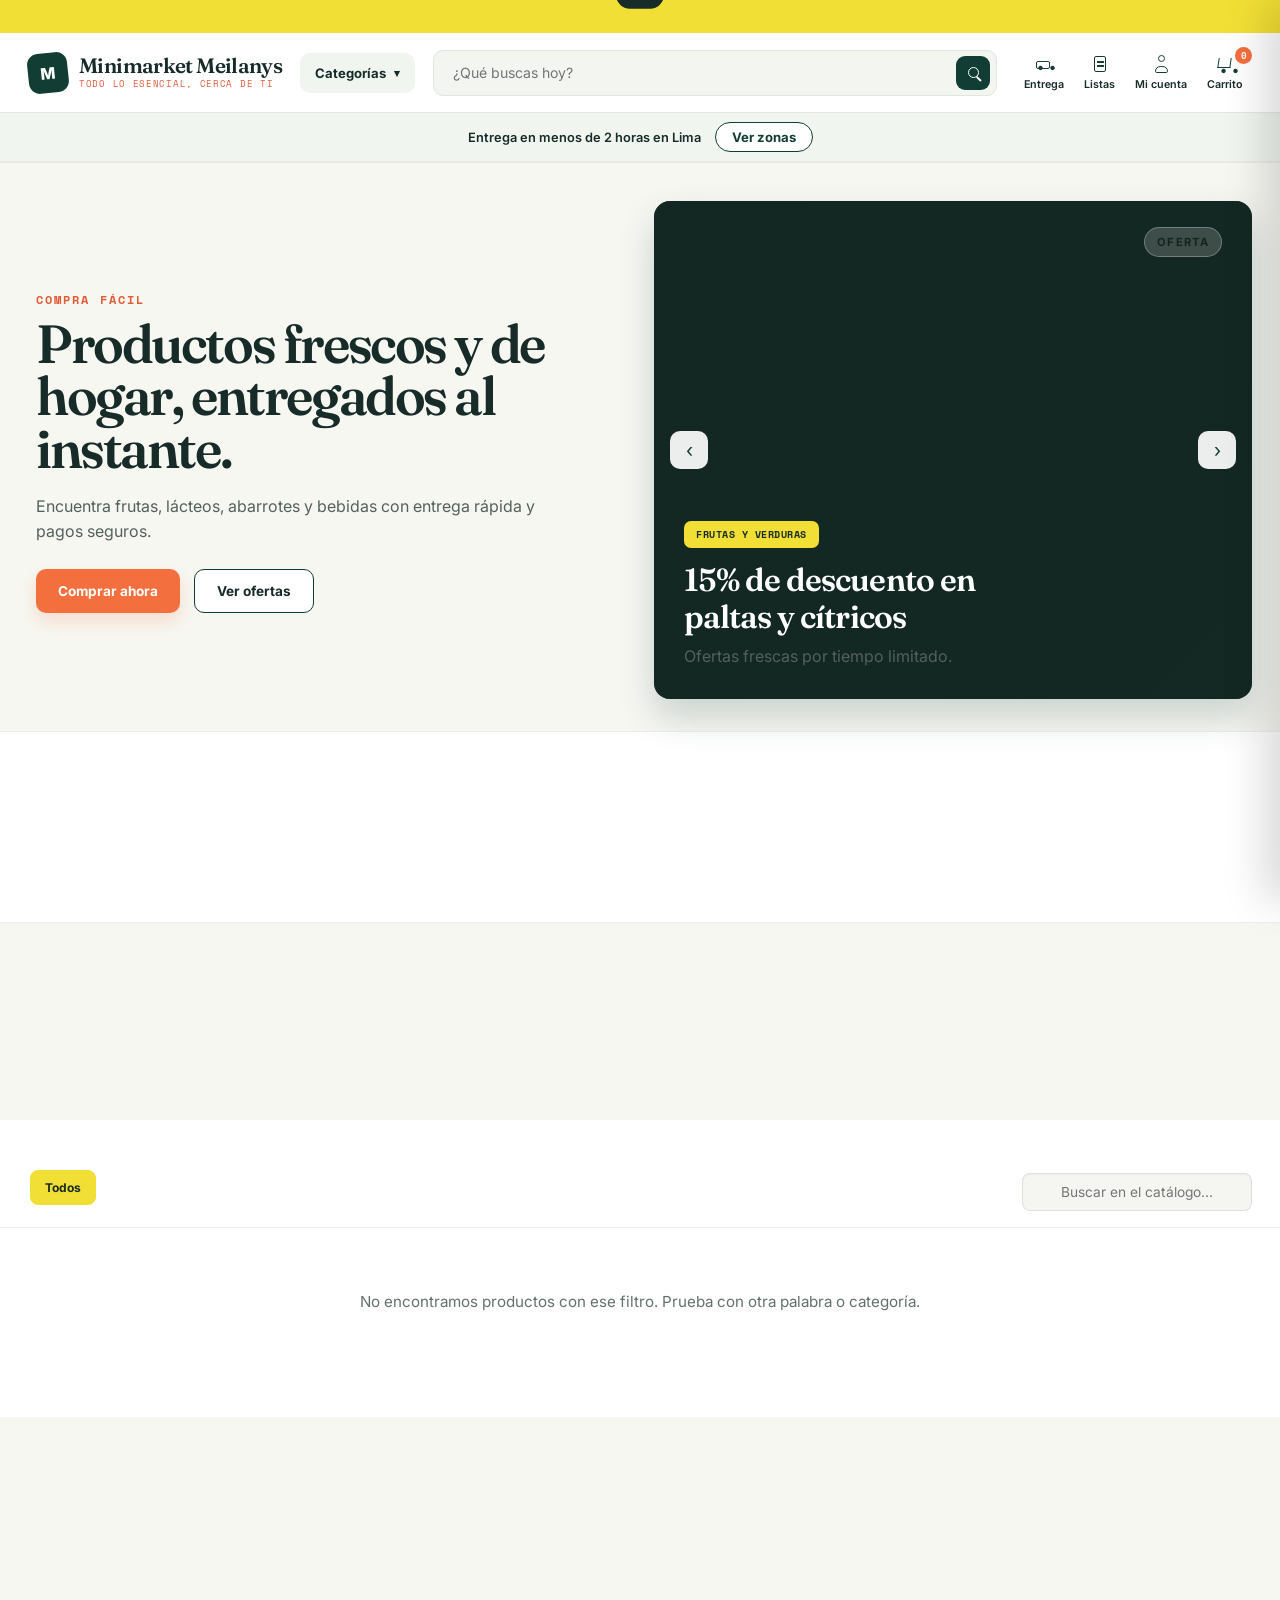
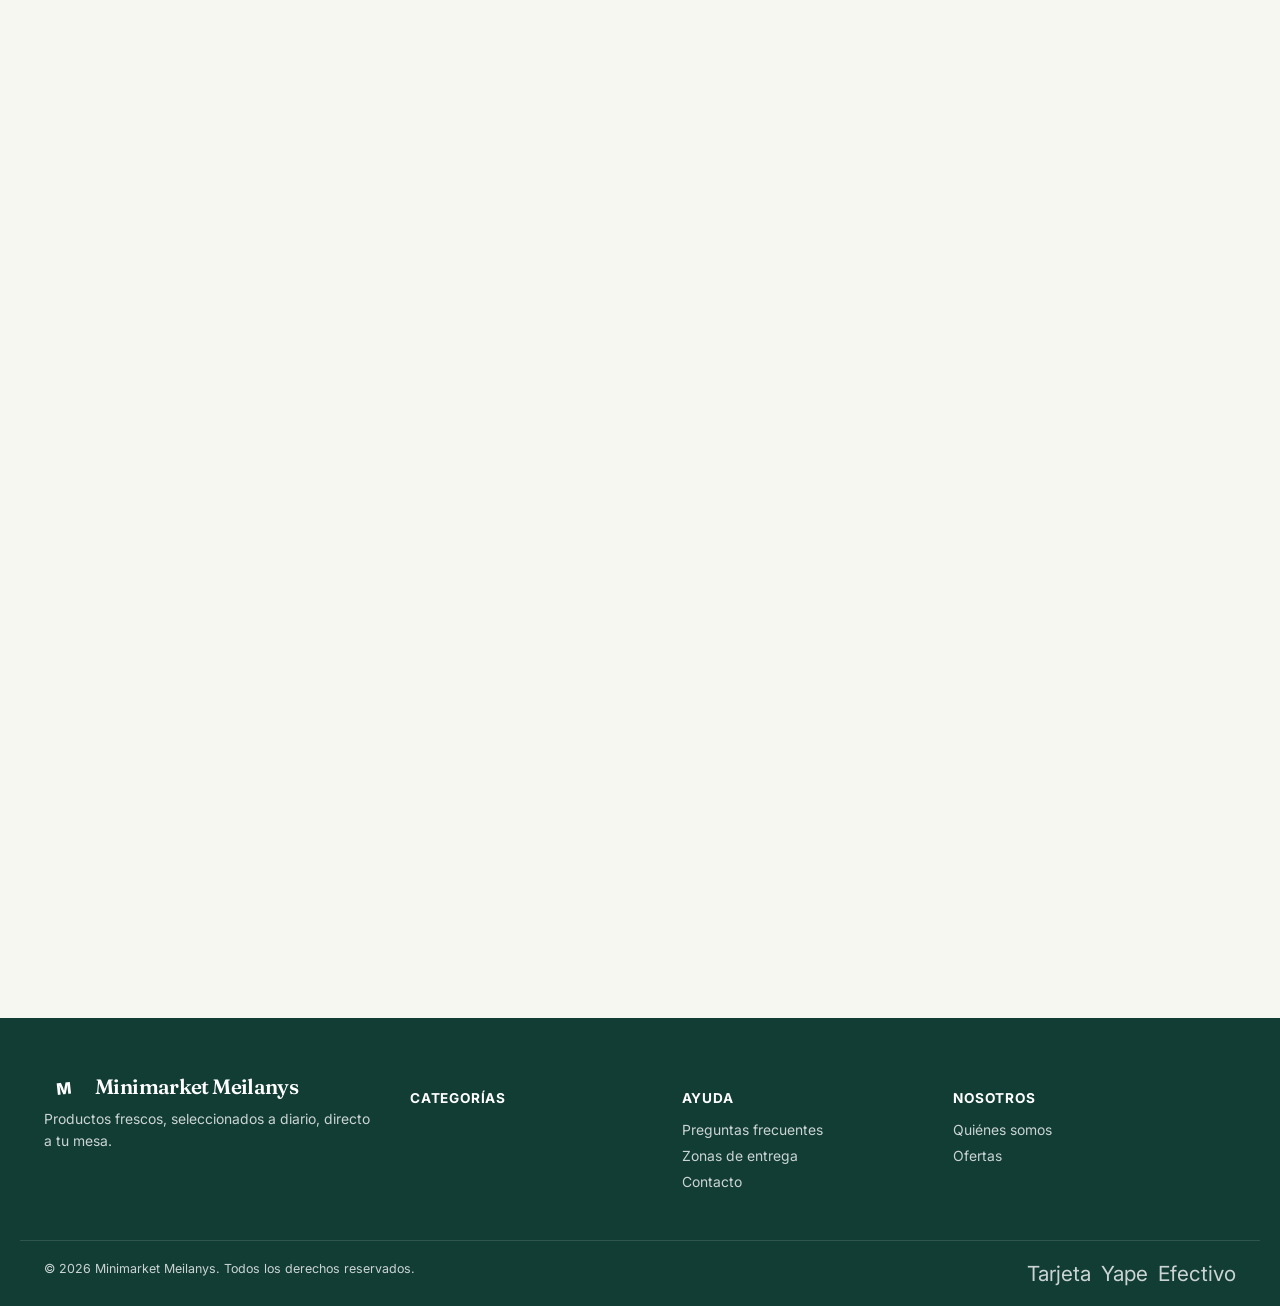
<file: publico/index.html>
<!DOCTYPE html>
<html lang="es">
<head>
  <meta charset="UTF-8">
  <meta name="viewport" content="width=device-width, initial-scale=1.0">
  <title>Minimarket Meilanys</title>
  <meta name="description" content="Productos frescos y del hogar, entregados rápidamente.">
  <link rel="preconnect" href="https://fonts.googleapis.com">
  <link rel="preconnect" href="https://fonts.gstatic.com" crossorigin>
  <link href="https://fonts.googleapis.com/css2?family=Fraunces:opsz,wght@9..144,400;9..144,500;9..144,600;9..144,700&family=Inter:wght@400;500;600;700;800&family=Space+Mono:wght@400;700&display=swap" rel="stylesheet">
  <link rel="stylesheet" href="./recursos/estilos/styles.css">
</head>
<body>
  <div class="ticker"><div class="ticker__track" id="tickerTrack"></div></div>

  <header class="header" id="header">
    <div class="header__inner">
      <a class="logo" href="#inicio" aria-label="Minimarket Meilanys, inicio">
        <span class="logo__mark">M</span>
        <span class="logo__text">Minimarket Meilanys<small>Todo lo esencial, cerca de ti</small></span>
      </a>
      <nav class="categories-nav">
        <button class="categories-toggle" id="catToggle" aria-expanded="false" type="button"><span>Categorías</span><span class="chev">▾</span></button>
        <div class="categories-dropdown" id="catDropdown"></div>
      </nav>
      <label class="search" aria-label="Buscar productos">
        <input type="search" id="headerSearch" placeholder="¿Qué buscas hoy?" autocomplete="off">
        <button id="headerSearchBtn" type="button" aria-label="Buscar"></button>
      </label>
      <div class="header-actions">
        <button class="action-btn" id="deliveryOpenBtn" type="button"><span class="ico ico--delivery" aria-hidden="true"></span><span class="label">Entrega</span></button>
        <button class="action-btn" id="listasBtn" type="button"><span class="ico ico--lists" aria-hidden="true"></span><span class="label">Listas</span></button>
        <button class="action-btn" id="cuentaBtn" type="button"><span class="ico ico--account" aria-hidden="true"></span><span class="label">Mi cuenta</span></button>
        <button class="action-btn cart-btn" id="cartOpenBtn" type="button"><span class="ico ico--cart" aria-hidden="true"></span><span class="label">Carrito</span><span class="cart-badge" id="cartBadge">0</span></button>
      </div>
      <button class="mobile-menu-btn" id="mobileMenuBtn" type="button" aria-label="Abrir menú" aria-expanded="false">≡</button>
    </div>
    <div class="delivery-bar"><span>Entrega en menos de 2 horas en Lima</span><button id="deliveryOpenBtnSecondary" type="button">Ver zonas</button></div>
  </header>

  <main>
    <section class="hero" id="inicio">
      <div class="hero__content">
        <span class="eyebrow">Compra fácil</span>
        <h1>Productos frescos y de hogar, entregados al instante.</h1>
        <p>Encuentra frutas, lácteos, abarrotes y bebidas con entrega rápida y pagos seguros.</p>
        <div class="hero__ctas"><a href="#catalogo" class="btn btn--primary">Comprar ahora</a><a href="#ofertas" class="btn btn--ghost">Ver ofertas</a></div>
      </div>
      <div class="hero__carousel" id="heroCarousel">
        <div class="slide slide--1 active"><span class="slide__icon">Oferta</span><span class="slide__tag">Frutas y verduras</span><h3>15% de descuento en paltas y cítricos</h3><p>Ofertas frescas por tiempo limitado.</p></div>
        <div class="slide slide--2"><span class="slide__icon">Oferta</span><span class="slide__tag">Panadería del día</span><h3>2x1 en pan artesanal recién horneado</h3><p>Todos los días desde las 6:00 a. m.</p></div>
        <div class="slide slide--3"><span class="slide__icon">Oferta</span><span class="slide__tag">Congelados</span><h3>Hasta 30% en carnes y platos listos</h3><p>Stock limitado esta semana.</p></div>
        <button class="carousel-arrow prev" id="carouselPrev" type="button" aria-label="Anterior">‹</button><button class="carousel-arrow next" id="carouselNext" type="button" aria-label="Siguiente">›</button><div class="carousel-dots" id="carouselDots"></div>
      </div>
    </section>

    <section class="categories" id="categorias">
      <div class="head reveal"><span class="eyebrow">Nuestro catálogo</span><h2 class="section-title">Encuentra lo que buscas</h2><p>Todo lo esencial para tu hogar, en un solo lugar.</p></div>
      <div class="category-grid" id="categoryGrid"></div>
    </section>

    <section class="offers" id="ofertas">
      <div class="offers__header reveal"><div><span class="eyebrow">Ofertas de la semana</span><h2 class="section-title">Promociones del día</h2></div><div class="countdown"><div><div class="countdown__label">Nueva reposición en</div><div class="countdown__time" id="countdownTime">--:--:--</div></div></div></div>
      <div class="offers-grid" id="offersGrid"></div>
    </section>

    <section class="catalog" id="catalogo">
      <div class="catalog__controls"><div class="filter-tabs" id="filterTabs" role="tablist" aria-label="Filtros"></div><div class="catalog-search"><input type="search" id="catalogSearch" placeholder="Buscar en el catálogo..." autocomplete="off"></div></div>
      <div class="product-grid" id="productGrid"></div><p class="empty-state" id="emptyState" hidden>No encontramos productos con ese filtro. Prueba con otra palabra o categoría.</p>
    </section>

    <section class="business-highlights"><div class="container"><div class="head reveal"><span class="eyebrow">Nuestra diferencia</span><h2 class="section-title">Un servicio pensado para negocios y hogares</h2><p>Una experiencia confiable, rápida y profesional desde la primera compra.</p></div><div class="feature-grid">
      <article class="feature-card reveal"><div class="feature-card__icon">01</div><h3>Selección premium</h3><p>Productos frescos y de calidad, revisados cada día.</p></article><article class="feature-card reveal"><div class="feature-card__icon">02</div><h3>Entrega ágil</h3><p>Despachos rápidos para que tu compra llegue cuando la necesitas.</p></article><article class="feature-card reveal"><div class="feature-card__icon">03</div><h3>Pago seguro</h3><p>Opciones simples para pagar con total tranquilidad.</p></article><article class="feature-card reveal"><div class="feature-card__icon">04</div><h3>Soporte cercano</h3><p>Atención rápida durante todo el proceso.</p></article>
    </div></div></section>

    <section class="process-section"><div class="container process-grid"><div class="process-copy reveal"><span class="eyebrow">Cómo lo hacemos</span><h2 class="section-title">Compra fácil, clara y segura</h2><p>Combina rapidez, confianza y atención real en cada pedido.</p><ul class="check-list"><li>Elige tus productos por categoría.</li><li>Confirma entrega o recojo.</li><li>Recibe seguimiento de tu pedido.</li></ul></div><div class="process-steps reveal"><article class="step-card"><span class="step-card__num">01</span><h3>Explora</h3><p>Busca y elige lo que necesitas.</p></article><article class="step-card"><span class="step-card__num">02</span><h3>Confirma</h3><p>Revisa tu carrito antes de pagar.</p></article><article class="step-card"><span class="step-card__num">03</span><h3>Recibe</h3><p>Te informamos sobre tu entrega.</p></article></div></div></section>

    <section class="trust"><div class="container"><div class="trust-item reveal"><span class="trust-item__ico">01</span><h4>Entrega en menos de 2 horas</h4><p>Despachamos desde el mercado más cercano.</p></div><div class="trust-item reveal"><span class="trust-item__ico">02</span><h4>Frescura garantizada</h4><p>Cambiamos sin costo lo que no llegue en buen estado.</p></div><div class="trust-item reveal"><span class="trust-item__ico">03</span><h4>Pago 100% seguro</h4><p>Tarjeta, Yape, Plin o efectivo contra entrega.</p></div><div class="trust-item reveal"><span class="trust-item__ico">04</span><h4>Cambios sin complicaciones</h4><p>Reporta cualquier producto dentro de 24 horas.</p></div></div></section>

    <section class="testimonials"><div class="container"><div class="head reveal"><span class="eyebrow">Clientes satisfechos</span><h2 class="section-title">La confianza se ve en cada compra</h2></div><div class="testimonial-grid"><article class="testimonial-card reveal"><div class="testimonial-card__stars">★★★★★</div><p>“La atención y la frescura son excelentes.”</p><div class="testimonial-card__person"><strong>María C.</strong><span>Cliente frecuente</span></div></article><article class="testimonial-card reveal"><div class="testimonial-card__stars">★★★★★</div><p>“Puedo comprar en minutos y recibir lo que necesito.”</p><div class="testimonial-card__person"><strong>José R.</strong><span>Hogar y familia</span></div></article><article class="testimonial-card reveal"><div class="testimonial-card__stars">★★★★★</div><p>“La experiencia del carrito y la entrega es clara.”</p><div class="testimonial-card__person"><strong>Lucía P.</strong><span>Cliente premium</span></div></article></div></div></section>

    <section class="help-section"><div class="container help-grid"><div class="help-card reveal"><span class="eyebrow">Atención</span><h2 class="section-title">Estamos para ayudarte</h2><ul class="contact-list"><li>+51 987 654 321</li><li>soporte@meilanys.pe</li><li>Lun a Dom · 7:00 a. m. a 10:00 p. m.</li></ul></div><div class="help-card reveal"><span class="eyebrow">Preguntas frecuentes</span><div class="faq-item"><strong>¿Cuánto tarda la entrega?</strong><p>Normalmente entregamos en 1 a 2 horas según la zona.</p></div><div class="faq-item"><strong>¿Puedo cambiar mi pedido?</strong><p>Sí, antes de que sea despachado.</p></div></div></div></section>

    <section class="location-section"><div class="container location-grid"><div class="location-card reveal"><span class="eyebrow">Nuestra ubicación</span><h2 class="section-title">Visítanos en nuestra tienda</h2><p>Recoge tus compras o coordina delivery con total confianza.</p><ul class="location-details"><li><strong>Dirección:</strong> C. 8, Lima 15828</li><li><strong>Horario:</strong> Lunes a domingo · 7:00 a. m. a 10:00 p. m.</li></ul><div class="location-actions"><a class="btn btn--primary" href="https://maps.app.goo.gl/cCoFbP7yw3B4ZYodA" target="_blank" rel="noreferrer">Abrir en Google Maps</a></div></div><div class="location-map reveal"><iframe src="https://www.google.com/maps?q=-12.188634,-76.957334&z=16&output=embed" loading="lazy" title="Ubicación de Minimarket Meilanys"></iframe></div></div></section>

    <section><div class="newsletter reveal"><h2>Únete a la lista de compras</h2><p>Recibe las ofertas de la semana y novedades de temporada.</p><form id="newsletterForm"><input type="email" required placeholder="tu@correo.com" id="newsletterEmail"><button type="submit" class="btn btn--primary">Suscribirme</button></form><p class="newsletter-success" id="newsletterSuccess" hidden>Listo, revisa tu correo para confirmar.</p></div></section>
  </main>

  <footer class="footer"><div class="footer__grid"><div class="footer__about"><span class="logo"><span class="logo__mark">M</span><span class="logo__text" style="color:#fff">Minimarket Meilanys</span></span><p>Productos frescos, seleccionados a diario, directo a tu mesa.</p></div><div><h5>Categorías</h5><ul id="footerCategories"></ul></div><div><h5>Ayuda</h5><ul><li><a href="#categorias">Preguntas frecuentes</a></li><li><a href="#catalogo">Zonas de entrega</a></li><li><a href="#inicio">Contacto</a></li></ul></div><div><h5>Nosotros</h5><ul><li><a href="#inicio">Quiénes somos</a></li><li><a href="#ofertas">Ofertas</a></li></ul></div></div><div class="footer__bottom"><span>© 2026 Minimarket Meilanys. Todos los derechos reservados.</span><div class="payment-icons"><span>Tarjeta</span><span>Yape</span><span>Efectivo</span></div></div></footer>

  <div class="overlay" id="overlay"></div>
  <aside class="cart-drawer" id="cartDrawer" aria-label="Carrito de compras"><div class="cart-drawer__header"><h3>Tu carrito</h3><button id="cartCloseBtn" type="button" aria-label="Cerrar carrito">✕</button></div><div class="cart-items" id="cartItems"></div><div class="cart-drawer__footer" id="cartFooter"></div></aside>

  <div class="modal" id="deliveryModal" aria-hidden="true"><div class="modal__box"><button class="modal__close" id="deliveryClose" type="button" aria-label="Cerrar">✕</button><h3>¿Cómo quieres recibir tu pedido?</h3><label class="modal__option"><input type="radio" name="delivery" value="domicilio" checked> Delivery a domicilio</label><label class="modal__option"><input type="radio" name="delivery" value="tienda"> Recojo en tienda</label><button class="btn btn--primary btn--block" id="deliveryConfirm" type="button">Confirmar</button></div></div>
  <div class="modal" id="authModal" aria-hidden="true"><div class="modal__box auth-modal__box"><button class="modal__close" id="authClose" type="button" aria-label="Cerrar">✕</button><div class="auth-modal__header"><span class="eyebrow">Cuenta</span><h3 id="authTitle">Iniciar sesión</h3></div><form id="authForm" class="auth-form"><label class="auth-field" id="authNameField" hidden><span>Nombre completo</span><input id="authName" type="text" placeholder="Tu nombre"></label><label class="auth-field" id="authEmailField" hidden><span>Correo Gmail</span><input id="authEmail" type="email" placeholder="tu@gmail.com"></label><label class="auth-field"><span>Correo Gmail o nombre de usuario</span><input id="authIdentifier" type="text" placeholder="tu@gmail.com o tu_usuario" autocomplete="username" required></label><label class="auth-field"><span>Contraseña</span><input id="authPassword" type="password" placeholder="Tu contraseña" autocomplete="current-password" required></label><button type="submit" class="btn btn--primary btn--block">Iniciar sesión</button><button type="button" class="auth-toggle" id="authToggleMode">Crear una cuenta</button></form></div></div>
  <div class="modal" id="accountModal" aria-hidden="true"><div class="modal__box account-modal__box"><button class="modal__close" id="accountClose" type="button" aria-label="Cerrar cuenta">✕</button><div class="auth-modal__header"><span class="eyebrow">Cuenta</span><h3>Mi cuenta</h3></div><div class="account-menu"><button class="account-menu__item" data-account-panel="profile">Datos personales</button><button class="account-menu__item" data-account-panel="addresses">Direcciones</button><button class="account-menu__item" data-account-panel="payments">Medios de pago</button><button class="account-menu__item" data-account-panel="security">Configurar mi cuenta</button>  <a class="account-menu__item business-link" href="./inventario.html">Inventario</a><a class="account-menu__item business-link" href="./ia.html">Analítica de ventas</a><button class="account-menu__item account-menu__item--danger" id="accountLogoutBtn">Cerrar sesión</button></div><div class="account-panel" id="accountPanel"></div></div></div>
  <div class="modal" id="historyModal" aria-hidden="true"><div class="modal__box history-modal__box"><button class="modal__close" id="historyClose" type="button" aria-label="Cerrar historial">✕</button><div class="auth-modal__header"><span class="eyebrow">Compras</span><h3>Mi historial</h3></div><div class="history-list" id="historyList"></div></div></div>
  <div class="toast" id="toast" aria-live="polite"></div>
  <script type="module" src="./recursos/scripts/main.js"></script>
</body>
</html>
</file>
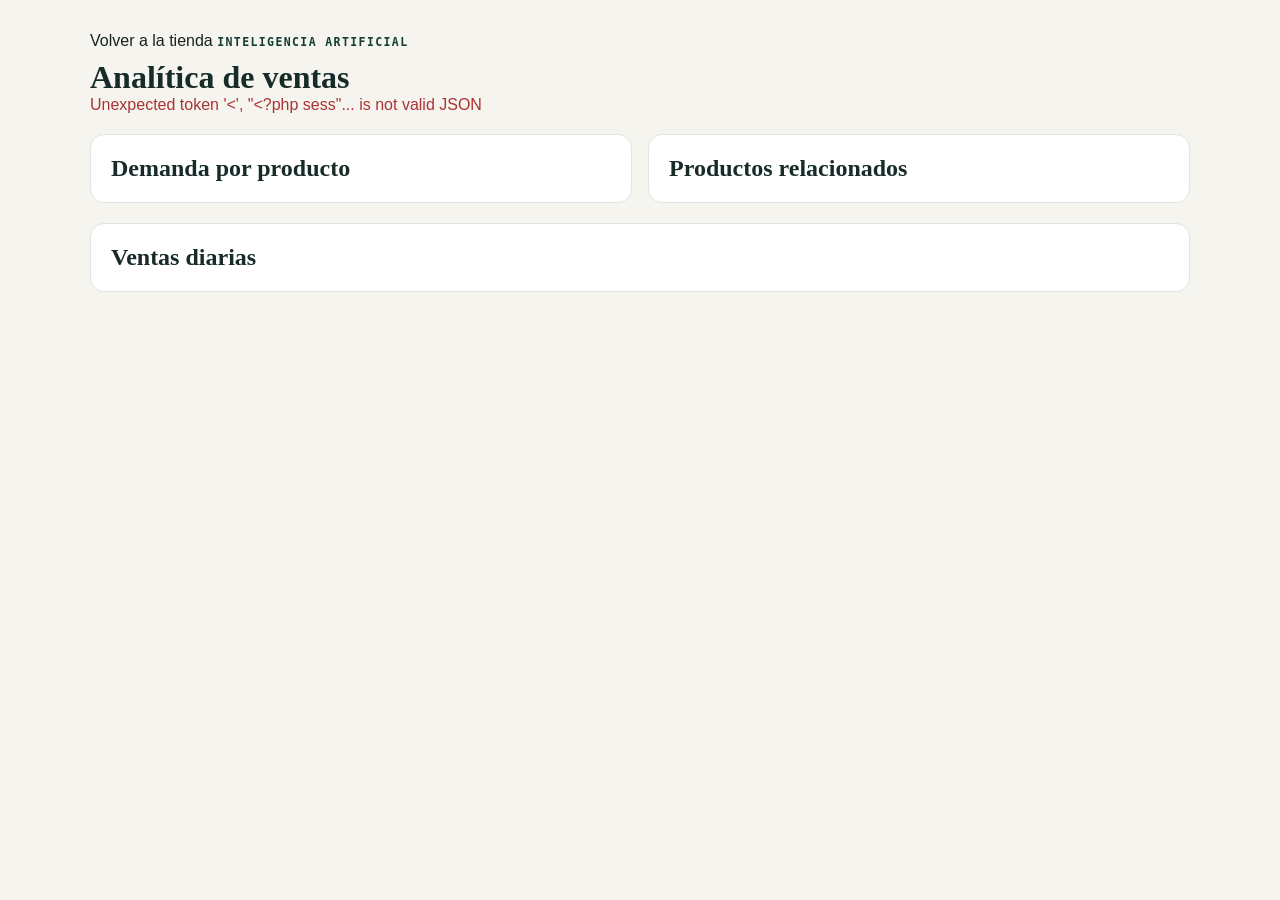
<file: publico/ia.html>
<!DOCTYPE html>
<html lang="es">
<head>
  <meta charset="UTF-8">
  <meta name="viewport" content="width=device-width, initial-scale=1.0">
  <title>Analítica de ventas | Minimarket Meilanys</title>
  <link rel="stylesheet" href="./recursos/estilos/styles.css">
  <style>
    body { background: #f5f4ee; padding: 32px; }
    .ai-dashboard { max-width: 1100px; margin: 0 auto; }
    .ai-cards, .ai-columns { display: grid; gap: 16px; }
    .ai-cards { grid-template-columns: repeat(auto-fit, minmax(160px, 1fr)); }
    .ai-columns { grid-template-columns: repeat(auto-fit, minmax(300px, 1fr)); margin-top: 20px; }
    .ai-card, .ai-panel { background: #fff; border: 1px solid #dfe5df; border-radius: 14px; padding: 20px; }
    .ai-card strong { display: block; font-size: 1.5rem; color: #0f4c45; margin-top: 8px; }
    .ai-panel img { max-width: 100%; height: auto; }
    .ai-list { padding-left: 20px; line-height: 1.8; }
    .ai-error { color: #a33; }
  </style>
</head>
<body>
  <main class="ai-dashboard">
    <a href="./index.html">Volver a la tienda</a>
    <p class="eyebrow">Inteligencia artificial</p>
    <h1>Analítica de ventas</h1>
    <p id="status">Cargando datos...</p>
    <section class="ai-cards" id="summary"></section>
    <div class="ai-columns">
      <section class="ai-panel"><h2>Demanda por producto</h2><div id="products"></div></section>
      <section class="ai-panel"><h2>Productos relacionados</h2><ul class="ai-list" id="recommendations"></ul></section>
    </div>
    <section class="ai-panel" style="margin-top:20px"><h2>Ventas diarias</h2><div id="chart"></div></section>
  </main>
  <script type="module">
    const status = document.getElementById('status');
    const format = value => new Intl.NumberFormat('es-PE', { maximumFractionDigits: 2 }).format(value ?? 0);
    fetch('../servicios/analitica_ia.php', { credentials: 'same-origin' })
      .then(async response => {
        const data = await response.json();
        if (!response.ok) throw new Error(data.error || 'No se pudo cargar la analítica.');
        return data;
      })
      .then(data => {
        const summary = data.summary || {};
        const cards = [
          ['Pedidos analizados', summary.pedidos_analizados],
          ['Unidades vendidas', summary.unidades_vendidas],
          ['Ingresos', `S/ ${format(summary.ingresos)}`],
          ['Promedio diario', format(summary.promedio_diario)],
          ['Varianza diaria', format(summary.varianza_diaria)],
          ['Demanda estimada mañana', summary.demanda_manana === null ? 'Datos insuficientes' : format(summary.demanda_manana)]
        ];
        document.getElementById('summary').innerHTML = cards.map(([label, value]) => `<article class="ai-card"><span>${label}</span><strong>${value}</strong></article>`).join('');
        document.getElementById('products').innerHTML = (data.products || []).map(product => `<p><strong>${product.nombre_producto}</strong><br>${format(product.unidades)} unidades · estimación: ${format(product.demanda_estimada)} por día</p>`).join('') || '<p>No hay ventas registradas.</p>';
        document.getElementById('recommendations').innerHTML = (data.recommendations || []).map(item => `<li>${item.productos} (${item.compras_juntas} compras)</li>`).join('') || '<li>Aún no hay suficientes compras combinadas.</li>';
        if (data.chart) document.getElementById('chart').innerHTML = `<img alt="Gráfico de ventas diarias" src="data:image/png;base64,${data.chart}">`;
        status.textContent = 'Datos generados con Pandas, NumPy y Scikit-learn.';
      })
      .catch(error => { status.textContent = error.message; status.className = 'ai-error'; });
  </script>
</body>
</html>
</file>
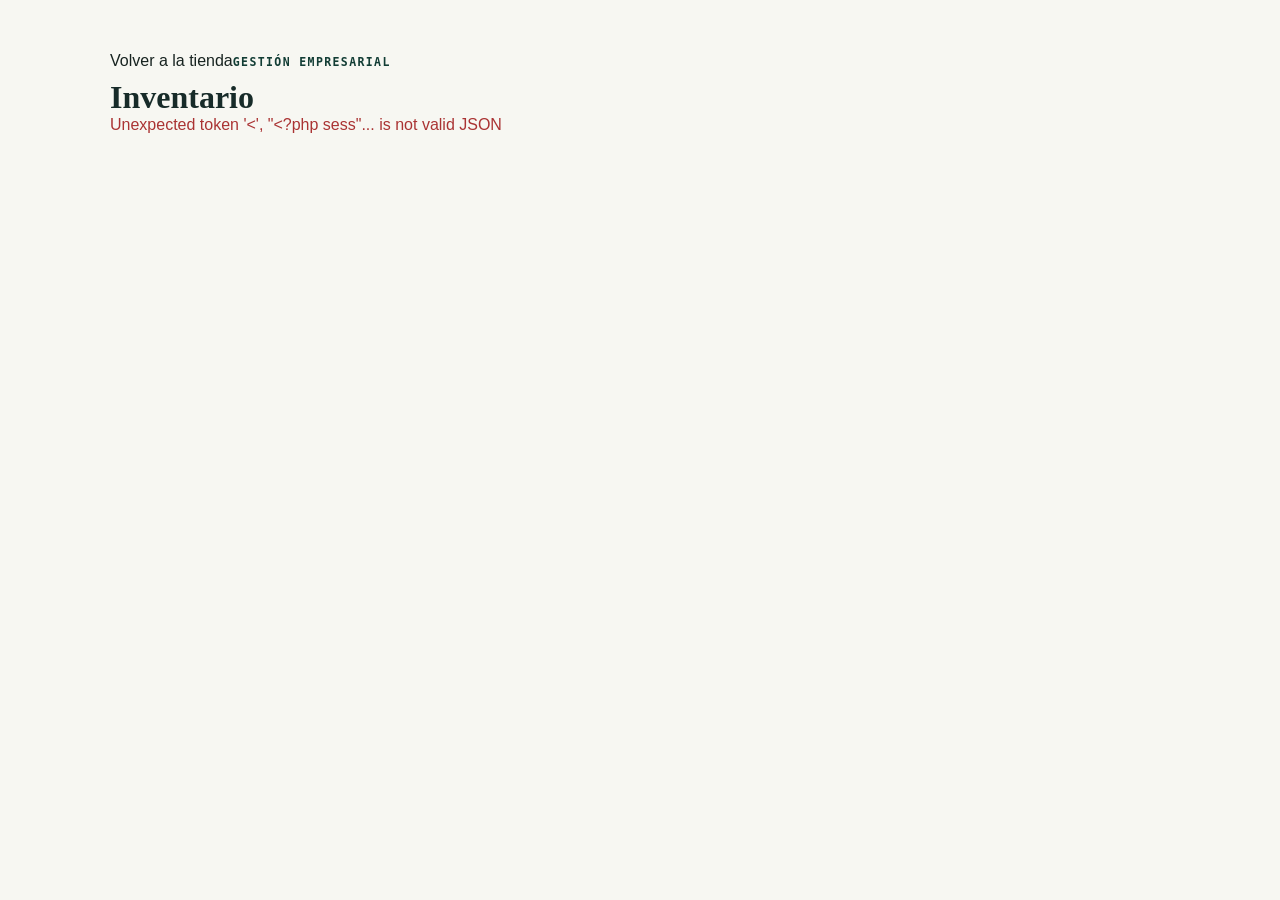
<file: publico/inventario.html>
<!DOCTYPE html>
<html lang="es">
<head><meta charset="UTF-8"><meta name="viewport" content="width=device-width, initial-scale=1.0"><title>Inventario | Minimarket Meilanys</title><link rel="stylesheet" href="./recursos/estilos/styles.css"></head>
<body><main class="ai-dashboard" style="max-width:1100px;margin:32px auto;padding:20px"><a href="./index.html">Volver a la tienda</a><p class="eyebrow">Gestión empresarial</p><h1>Inventario</h1><p id="status">Cargando inventario...</p><div id="inventory"></div></main>
<script>
const status = document.getElementById('status');
fetch('../servicios/inventario.php',{credentials:'same-origin'}).then(async response=>{const data=await response.json();if(!response.ok)throw new Error(data.error||'Acceso denegado');return data;}).then(data=>{document.getElementById('inventory').innerHTML=(data.inventario||[]).map(item=>`<form data-id="${item.producto_id}" style="display:grid;grid-template-columns:2fr 1fr 1fr auto;gap:10px;align-items:center;margin:10px 0"><strong>${item.nombre}</strong><input name="stock" type="number" min="0" value="${item.stock}"><input name="stock_minimo" type="number" min="0" value="${item.stock_minimo}"><button class="btn btn--primary" type="submit">Guardar</button></form>`).join('')||'<p>No hay productos en inventario.</p>';status.textContent='Inventario conectado a Supabase.';document.querySelectorAll('form[data-id]').forEach(form=>form.addEventListener('submit',async event=>{event.preventDefault();const body={producto_id:Number(form.dataset.id),stock:Number(form.stock.value),stock_minimo:Number(form.stock_minimo.value)};const response=await fetch('../servicios/inventario.php',{method:'POST',credentials:'same-origin',headers:{'Content-Type':'application/json'},body:JSON.stringify(body)});const result=await response.json();status.textContent=result.ok?'Inventario actualizado.':result.error;}));}).catch(error=>{status.textContent=error.message;status.style.color='#a33';});
</script></body></html>
</file>
<file: publico/recursos/estilos/styles.css>
/*
Archivo: styles.css
Ruta: c:\xampp\htdocs\Empresa\Paginaweb_v1\styles.css
Proyecto: Empresa / Paginaweb_v1
Nombre del proyecto: Minimarket Meilanys
Fecha: 2026-08-24
Autor: Yo, como responsable del desarrollo, creo y mantengo este archivo.
Propósito: definir toda la apariencia visual, paleta de colores, layout y responsividad de la tienda.
Tecnologías: CSS3, variables, media queries, animaciones.
Dependencias: index.html y componentes visuales de la página.
Estado: activo y estilizando la interfaz.
*/
/* ============================================================
   TOKENS
============================================================ */
:root{
  --verde-hoja:#1f4d3c;
  --verde-hoja-dark:#163a2d;
  --verde-musgo:#1b2e2b;
  --verde-brote:#edf3ee;
  --verde-brote-2:#dde9e1;
  --papaya:#d9772d;
  --papaya-dark:#b85e18;
  --rabano:#c93d3d;
  --fondo:#f3f5f2;
  --superficie:#ffffff;
  --carbon:#1a2321;
  --gris-texto:#5b6761;
  --borde:#dfe5df;
  --sombra: 0 18px 30px -24px rgba(18,40,28,0.24);
  --sombra-sm: 0 8px 18px -14px rgba(18,40,28,0.18);
  --radio: 18px;
  --radio-sm:12px;
  --display: 'Fraunces', serif;
  --cuerpo: 'Inter', sans-serif;
  --mono: 'Space Mono', monospace;
}

*,*::before,*::after{box-sizing:border-box;}
html{scroll-behavior:smooth;overflow-x:hidden;}
body{
  margin:0;
  font-family:var(--cuerpo);
  background:var(--fondo);
  color:var(--carbon);
  -webkit-font-smoothing:antialiased;
  overflow-x:hidden;
  width:100%;
}
img{max-width:100%;display:block;}
a{color:inherit;text-decoration:none;}
button{font-family:inherit;cursor:pointer;}
h1,h2,h3{font-family:var(--display);margin:0;color:var(--verde-musgo);}
p{margin:0;}
ul{list-style:none;margin:0;padding:0;}
:focus-visible{outline:3px solid var(--papaya);outline-offset:2px;}

.eyebrow{
  font-family:var(--mono);
  text-transform:uppercase;
  letter-spacing:.12em;
  font-size:.72rem;
  color:var(--verde-hoja);
  font-weight:700;
  display:inline-block;
  margin-bottom:10px;
}

.section-title{font-size:clamp(1.5rem,2.6vw,2.1rem);font-weight:600;}
.container{max-width:1240px;margin:0 auto;padding:0 24px;}

.btn{
  display:inline-flex;align-items:center;justify-content:center;gap:8px;
  padding:14px 26px;border-radius:999px;border:none;font-weight:700;
  font-size:.95rem;transition:transform .18s ease, box-shadow .18s ease, background .18s ease;
  white-space:nowrap;
}
.btn--primary{background:var(--papaya);color:#fff;box-shadow:var(--sombra-sm);}
.btn--primary:hover{background:var(--papaya-dark);transform:translateY(-2px);box-shadow:var(--sombra);}
.btn--ghost{background:transparent;color:var(--verde-musgo);border:2px solid var(--verde-musgo);}
.btn--ghost:hover{background:var(--verde-musgo);color:#fff;transform:translateY(-2px);}
.btn--block{width:100%;}
.btn:active{transform:translateY(0) scale(.98);}

@media (prefers-reduced-motion: reduce){
  *{animation-duration:.001ms !important;animation-iteration-count:1 !important;transition-duration:.001ms !important;scroll-behavior:auto !important;}
}

/* ============================================================
   TICKER
============================================================ */
.ticker{
  background:var(--verde-musgo);color:#EFF6EA;
  font-family:var(--mono);font-size:.76rem;letter-spacing:.03em;
  overflow:hidden;white-space:nowrap;padding:7px 0;position:relative;
}
.ticker__track{display:inline-flex;gap:56px;animation:scrollTicker 26s linear infinite;padding-left:100%;}
.ticker__track span{display:inline-flex;align-items:center;gap:8px;}
@keyframes scrollTicker{from{transform:translateX(0);}to{transform:translateX(-100%);}}

/* ============================================================
   HEADER
============================================================ */
.header{
  position:sticky;top:0;z-index:60;background:var(--superficie);
  border-bottom:1px solid var(--borde);transition:box-shadow .25s ease, padding .25s ease;
}
.header.is-scrolled{box-shadow:var(--sombra-sm);}
.header__inner{
  max-width:1240px;margin:0 auto;padding:16px 24px;
  display:grid;grid-template-columns:auto auto 1fr auto;align-items:center;gap:22px;
}
.header__inner > *{min-width:0;}
.logo{display:flex;align-items:center;gap:10px;flex-shrink:0;}
.logo__mark{
  width:42px;height:42px;border-radius:12px;background:linear-gradient(135deg, var(--verde-hoja) 0%, var(--verde-hoja-dark) 100%);
  display:flex;align-items:center;justify-content:center;font-size:1.1rem;font-weight:800;font-family:var(--cuerpo);
  color:#fff; box-shadow:var(--sombra-sm); transform:rotate(-4deg);
}
.logo__text{font-family:var(--display);font-weight:600;font-size:1.35rem;color:var(--verde-musgo);line-height:1;}
.logo__text small{display:block;font-family:var(--mono);font-size:.6rem;color:var(--gris-texto);letter-spacing:.08em;font-weight:400;text-transform:uppercase;margin-top:3px;}

.categories-toggle{
  background:var(--verde-brote);border:1px solid var(--verde-brote-2);color:var(--verde-musgo);
  padding:12px 16px;border-radius:999px;font-weight:700;font-size:.88rem;
  display:flex;align-items:center;gap:8px;position:relative;transition:background .2s;
}
.categories-toggle:hover{background:var(--verde-brote-2);}
.categories-toggle .chev{transition:transform .2s ease;font-size:.7rem;}
.categories-toggle[aria-expanded="true"] .chev{transform:rotate(180deg);}
.categories-dropdown{
  position:absolute;top:calc(100% + 12px);left:0;background:var(--superficie);
  border:1px solid var(--borde);border-radius:var(--radio-sm);box-shadow:var(--sombra);
  width:280px;padding:10px;display:grid;grid-template-columns:1fr 1fr;gap:2px;
  opacity:0;visibility:hidden;transform:translateY(-8px);transition:all .2s ease;z-index:70;
}
.categories-nav{position:relative;}
.categories-dropdown.open{opacity:1;visibility:visible;transform:translateY(0);}
.categories-dropdown a{
  display:flex;align-items:center;gap:8px;padding:9px 10px;border-radius:8px;font-size:.83rem;font-weight:500;
  transition:background .15s;
}
.categories-dropdown a:hover{background:var(--verde-brote);}

.search{
  display:flex;align-items:center;background:var(--fondo);border:1.5px solid var(--borde);
  border-radius:999px;padding:6px 6px 6px 18px;transition:border-color .2s, box-shadow .2s;
}
.search:focus-within{border-color:var(--verde-hoja);box-shadow:0 0 0 4px var(--verde-brote);}
.search input{
  border:none;background:transparent;outline:none;font-size:.92rem;flex:1;padding:8px 4px;font-family:var(--cuerpo);color:var(--carbon);
}
.search button{
  background:var(--verde-musgo);color:#fff;border:none;width:38px;height:38px;border-radius:50%;
  display:flex;align-items:center;justify-content:center;font-size:1rem;flex-shrink:0;transition:background .2s;
}
.search button:hover{background:var(--verde-hoja);}

.header-actions{display:flex;align-items:center;gap:6px;}
.action-btn{
  background:none;border:none;display:flex;flex-direction:column;align-items:center;gap:4px;
  padding:8px 12px;border-radius:12px;font-size:.72rem;font-weight:600;color:var(--verde-musgo);
  transition:background .2s;position:relative;
}
.action-btn:hover{background:var(--verde-brote);}
.action-btn .ico{font-size:1.3rem;}
.cart-badge{
  position:absolute;top:2px;right:6px;background:var(--papaya);color:#fff;font-size:.62rem;font-weight:800;
  width:18px;height:18px;border-radius:50%;display:flex;align-items:center;justify-content:center;
  font-family:var(--mono);
}
.cart-badge.bump{animation:bump .35s ease;}
@keyframes bump{0%{transform:scale(1);}40%{transform:scale(1.45);}100%{transform:scale(1);}}

.mobile-menu-btn{display:none;background:none;border:none;font-size:1.5rem;color:var(--verde-musgo);}

.delivery-bar{
  background:var(--verde-brote);border-top:1px solid var(--verde-brote-2);
  padding:10px 24px;display:flex;align-items:center;justify-content:center;gap:14px;font-size:.86rem;font-weight:600;color:var(--verde-musgo);
}
.delivery-bar button{
  background:#fff;border:1.5px solid var(--verde-hoja);color:var(--verde-hoja);padding:7px 18px;
  border-radius:999px;font-weight:700;font-size:.82rem;transition:all .2s;
}
.delivery-bar button:hover{background:var(--verde-hoja);color:#fff;}

/* ============================================================
   HERO
============================================================ */
.hero{
  display:grid;grid-template-columns:minmax(0,1fr) minmax(0,1fr);align-items:center;gap:40px;
  max-width:1240px;margin:0 auto;padding:64px 24px 56px;
}
.hero__content .eyebrow{background:var(--verde-brote);padding:6px 14px;border-radius:999px;}
.hero h1{font-size:clamp(2.3rem,4.6vw,3.4rem);line-height:1.05;font-weight:600;letter-spacing:-.01em;}
.hero p{margin-top:18px;font-size:1.08rem;color:var(--gris-texto);max-width:440px;line-height:1.55;}
.hero__ctas{display:flex;gap:14px;margin-top:30px;flex-wrap:wrap;}

.hero__carousel{position:relative;border-radius:24px;overflow:hidden;box-shadow:var(--sombra);aspect-ratio:5/4;background:var(--verde-musgo);}
.slide{
  position:absolute;inset:0;display:flex;flex-direction:column;justify-content:flex-end;
  padding:34px;opacity:0;transform:scale(1.04);transition:opacity .7s ease, transform 7s ease;pointer-events:none;
  background-size:cover;background-position:center;background-repeat:no-repeat;
}
.slide.active{opacity:1;transform:scale(1);pointer-events:auto;transition:opacity .7s ease, transform 7s ease;}
.slide__icon{position:absolute;top:26px;right:30px;font-size:.7rem;letter-spacing:.12em;font-weight:700;text-transform:uppercase;background:rgba(255,255,255,.18);padding:7px 12px;border-radius:999px;border:1px solid rgba(255,255,255,.28);backdrop-filter:blur(2px);}
.slide__tag{
  align-self:flex-start;font-family:var(--mono);font-weight:700;font-size:.72rem;letter-spacing:.05em;
  background:var(--papaya);color:#fff;padding:6px 12px;border-radius:999px;margin-bottom:14px;text-transform:uppercase;
}
.slide h3{color:#fff;font-size:1.9rem;font-weight:600;max-width:320px;line-height:1.15;}
.slide p{color:rgba(255,255,255,.82);margin-top:8px;font-size:.95rem;}
.slide--1{background-image:linear-gradient(135deg,rgba(17,38,31,.72),rgba(17,38,31,.58)),url('https://images.unsplash.com/photo-1615485290382-441e4d049cb5?auto=format&fit=crop&w=1200&q=80');}
.slide--2{background-image:linear-gradient(135deg,rgba(17,38,31,.75),rgba(17,38,31,.56)),url('https://images.unsplash.com/photo-1509440159596-0249088772ff?auto=format&fit=crop&w=1200&q=80');}
.slide--3{background-image:linear-gradient(135deg,rgba(17,38,31,.8),rgba(17,38,31,.56)),url('https://images.unsplash.com/photo-1542838132-92c53300491e?auto=format&fit=crop&w=1200&q=80');}

.carousel-arrow{
  position:absolute;top:50%;transform:translateY(-50%);width:42px;height:42px;border-radius:50%;
  background:rgba(255,255,255,.92);border:none;font-size:1.2rem;color:var(--verde-musgo);
  display:flex;align-items:center;justify-content:center;transition:background .2s, transform .2s;z-index:5;
}
.carousel-arrow:hover{background:#fff;transform:translateY(-50%) scale(1.08);}
.carousel-arrow.prev{left:16px;}
.carousel-arrow.next{right:16px;}
.carousel-dots{position:absolute;bottom:20px;right:24px;display:flex;gap:7px;z-index:5;}
.carousel-dots button{
  width:8px;height:8px;border-radius:50%;background:rgba(255,255,255,.45);border:none;transition:all .25s;
}
.carousel-dots button.active{width:22px;border-radius:5px;background:#fff;}

/* ============================================================
   REVEAL
============================================================ */
.reveal{opacity:0;transform:translateY(24px);transition:opacity .6s ease, transform .6s ease;}
.reveal.in-view{opacity:1;transform:translateY(0);}

/* ============================================================
   CATEGORIES (STAMPS)
============================================================ */
.categories{padding:64px 0 10px;}
.categories .head{text-align:center;margin-bottom:38px;}
.categories .head p{color:var(--gris-texto);margin-top:10px;font-size:1rem;}
.category-grid{
  max-width:1240px;margin:0 auto;padding:0 24px;
  display:grid;grid-template-columns:repeat(6,minmax(0,1fr));gap:18px;
}
.category-card{
  background:var(--superficie);border:2px dashed var(--borde);border-radius:18px;
  padding:22px 14px;display:flex;flex-direction:column;align-items:center;gap:10px;text-align:center;
  transition:transform .22s ease, box-shadow .22s ease, border-color .22s ease, background .22s ease;
}
.category-card:hover{transform:translateY(-6px) rotate(-1deg);box-shadow:var(--sombra);border-color:var(--verde-hoja);border-style:solid;}
.category-card.active{background:var(--verde-hoja);border-color:var(--verde-hoja);border-style:solid;}
.category-card.active .category-card__label{color:#fff;}
.category-card__thumb{
  width:58px;height:58px;border-radius:14px;overflow:hidden;display:flex;align-items:center;justify-content:center;
  border:1px solid var(--borde);background:var(--verde-brote);transition:transform .22s ease, box-shadow .22s ease;
}
.category-card__thumb img{width:100%;height:100%;object-fit:cover;display:block;}
.category-card:hover .category-card__thumb{transform:scale(1.08) rotate(4deg);box-shadow:var(--sombra-sm);}
.category-card__label{font-weight:700;font-size:.82rem;color:var(--verde-musgo);line-height:1.2;}

/* ============================================================
   OFFERS + COUNTDOWN
============================================================ */
.offers{padding:74px 0;}
.offers__header{
  max-width:1240px;margin:0 auto 30px;padding:0 24px;
  display:flex;justify-content:space-between;align-items:flex-end;flex-wrap:wrap;gap:20px;
}
.countdown{
  background:var(--verde-musgo);color:#fff;border-radius:16px;padding:16px 22px;display:flex;align-items:center;gap:12px;
  font-family:var(--mono);box-shadow:var(--sombra-sm);
}
.countdown__label{font-size:.72rem;text-transform:uppercase;letter-spacing:.08em;opacity:.75;}
.countdown__time{font-size:1.5rem;font-weight:700;letter-spacing:.02em;}
.countdown__time span.colon{animation:blink 1s steps(1) infinite;}
@keyframes blink{50%{opacity:.25;}}

.offers-grid, .product-grid{
  max-width:1240px;margin:0 auto;padding:0 24px;
  display:grid;grid-template-columns:repeat(4,minmax(0,1fr));gap:22px;
}

.product-card{
  background:var(--superficie);border:1px solid var(--borde);border-radius:var(--radio);
  padding:18px;display:flex;flex-direction:column;gap:10px;position:relative;overflow:visible;
  transition:transform .22s ease, box-shadow .22s ease;
}
.product-card:hover{transform:translateY(-5px);box-shadow:var(--sombra);}
.product-card__media{
  background:linear-gradient(135deg, var(--verde-brote) 0%, #f7f9f5 100%);border-radius:14px;height:120px;display:flex;align-items:center;justify-content:center;
  position:relative;overflow:hidden;transition:background .2s;border:1px solid var(--borde);
}
.product-card:hover .product-card__media{background:linear-gradient(135deg, var(--verde-brote-2) 0%, #eef4ef 100%);}
.product-card__media img{width:100%;height:100%;object-fit:cover;display:block;transition:transform .35s ease;}
.product-card:hover .product-card__media img{transform:scale(1.04);}

.price-tag{
  position:absolute;top:-10px;right:10px;background:var(--papaya);color:#fff;font-family:var(--mono);
  font-weight:700;font-size:.72rem;padding:6px 10px 6px 14px;border-radius:4px 10px 10px 4px;
  transform:rotate(-4deg);box-shadow:0 6px 12px -4px rgba(228,97,29,.55);transition:transform .22s ease;
}
.price-tag::before{
  content:"";position:absolute;left:5px;top:50%;transform:translateY(-50%);width:5px;height:5px;
  border-radius:50%;background:rgba(255,255,255,.85);
}
.product-card:hover .price-tag{transform:rotate(0deg) scale(1.05);}
.price-tag.sale{background:var(--rabano);}

.product-card__name{font-weight:700;font-size:.95rem;color:var(--verde-musgo);line-height:1.25;min-height:2.4em;}
.product-card__unit{font-size:.76rem;color:var(--gris-texto);font-family:var(--mono);}
.product-card__rating{font-size:.76rem;color:var(--papaya-dark);font-weight:600;}
.product-card__prices{display:flex;align-items:baseline;gap:8px;margin-top:auto;}
.price-now{font-family:var(--mono);font-weight:700;font-size:1.15rem;color:var(--verde-musgo);}
.price-old{font-family:var(--mono);font-size:.8rem;color:var(--gris-texto);text-decoration:line-through;}
.add-btn{
  margin-top:6px;width:100%;padding:11px 12px;border-radius:10px;background:var(--verde-hoja);color:#fff;
  border:none;font-weight:700;font-size:.86rem;display:flex;align-items:center;justify-content:center;gap:6px;
  transition:background .2s, transform .12s;letter-spacing:.01em;
}
.add-btn:hover{background:var(--verde-hoja-dark);}
.add-btn:active{transform:scale(.96);}
.add-btn.added{background:var(--verde-musgo);}

/* ============================================================
   CATALOG
============================================================ */
.catalog{padding:20px 0 80px;position:relative;}
.catalog__controls{
  max-width:1240px;margin:0 auto 28px;padding:0 24px;
  display:grid;grid-template-columns:minmax(0,1fr) auto;align-items:center;gap:16px;
  position:sticky;top:88px;z-index:22;background:rgba(246,248,246,.92);backdrop-filter:blur(12px);
  border:1px solid rgba(39,88,62,.08);border-radius:22px;box-shadow:0 10px 24px rgba(18,40,28,.06);
  padding:12px 16px;min-height:72px;
}
.filter-tabs{
  display:flex;gap:8px;overflow-x:auto;overflow-y:hidden;scrollbar-width:thin;scrollbar-color:rgba(39,88,62,.45) rgba(39,88,62,.08);padding:2px 2px 10px;white-space:nowrap;min-width:0;scroll-padding-inline:12px;
}
.filter-tabs::-webkit-scrollbar{height:8px;}
.filter-tabs::-webkit-scrollbar-track{background:rgba(39,88,62,.08);border-radius:999px;}
.filter-tabs::-webkit-scrollbar-thumb{background:rgba(39,88,62,.45);border-radius:999px;}
.filter-tab{
  flex:0 0 auto;background:linear-gradient(180deg,#ffffff 0%, #f4f7f1 100%);border:1.2px solid rgba(39,88,62,.12);color:var(--verde-musgo);
  padding:10px 18px;border-radius:999px;font-weight:700;font-size:.82rem;transition:all .2s ease;white-space:nowrap;
  box-shadow:0 3px 10px rgba(18,40,28,.03);
}
.filter-tab:hover{border-color:var(--verde-hoja);transform:translateY(-1px);}
.filter-tab.active{background:linear-gradient(135deg,var(--verde-hoja) 0%, var(--verde-musgo) 100%);border-color:transparent;color:#fff;box-shadow:0 10px 18px rgba(21,79,53,.2);}
.catalog-search{
  position:relative;display:flex;justify-content:flex-end;flex-shrink:0;
  background:transparent;padding:0;
}
.catalog-search input{
  border:1.2px solid rgba(39,88,62,.12);background:linear-gradient(180deg,#ffffff 0%, #f5f7f2 100%);border-radius:999px;padding:11px 18px 11px 42px;
  font-size:.86rem;width:260px;outline:none;transition:border-color .2s ease, box-shadow .2s ease, transform .2s ease;font-family:var(--cuerpo);
  box-shadow:inset 0 1px 2px rgba(18,40,28,.03);
  background-image:url("data:image/svg+xml,%3Csvg xmlns='http://www.w3.org/2000/svg' width='16' height='16' viewBox='0 0 24 24' fill='none' stroke='%23294b38' stroke-width='2' stroke-linecap='round' stroke-linejoin='round'%3E%3Ccircle cx='11' cy='11' r='6'/%3E%3Cline x1='16' y1='16' x2='21' y2='21'/%3E%3C/svg%3E");
  background-repeat:no-repeat;background-position:16px center;background-size:16px 16px;
}
.catalog-search input:focus{border-color:var(--verde-hoja);box-shadow:0 0 0 4px rgba(72,132,92,.13);transform:translateY(-1px);}

.product-grid .product-card{animation:cardIn .35s ease both;}
@keyframes cardIn{from{opacity:0;transform:translateY(10px);}to{opacity:1;transform:translateY(0);}}
.empty-state{max-width:1240px;margin:40px auto;padding:0 24px;text-align:center;color:var(--gris-texto);font-size:.95rem;}

/* ============================================================
   TRUST STRIP
============================================================ */
.trust{background:var(--verde-brote);padding:52px 0;}
.trust .container{display:grid;grid-template-columns:repeat(4,minmax(0,1fr));gap:26px;}
.trust-item{display:flex;flex-direction:column;align-items:center;text-align:center;gap:10px;}
.trust-item__ico{font-size:2rem;}
.trust-item h4{font-family:var(--cuerpo);font-weight:700;font-size:.92rem;color:var(--verde-musgo);}
.trust-item p{font-size:.8rem;color:var(--gris-texto);line-height:1.4;}

.business-highlights,
.process-section,
.testimonials,
.help-section{padding:76px 0 0;}
.feature-grid,
.testimonial-grid,
.help-grid{display:grid;gap:22px;}
.feature-grid{grid-template-columns:repeat(4,minmax(0,1fr));margin-top:32px;}
.feature-card,
.testimonial-card,
.help-card,
.step-card{
  background:var(--superficie);border:1px solid var(--borde);border-radius:22px;box-shadow:var(--sombra-sm);
}
.feature-card{padding:26px 20px;text-align:left;display:flex;flex-direction:column;gap:12px;}
.feature-card__icon{width:52px;height:52px;border-radius:12px;background:var(--verde-brote);display:flex;align-items:center;justify-content:center;font-size:.72rem;font-weight:800;letter-spacing:.12em;color:var(--verde-hoja);border:1px solid var(--borde);}
.feature-card h3{font-family:var(--cuerpo);font-size:1.05rem;font-weight:700;}
.feature-card p{color:var(--gris-texto);font-size:.88rem;line-height:1.6;}

.process-grid{display:grid;grid-template-columns:minmax(0,1.05fr) minmax(0,1.3fr);gap:30px;align-items:center;}
.process-copy p{color:var(--gris-texto);line-height:1.7;margin-top:10px;max-width:520px;}
.check-list{list-style:none;padding:0;margin:22px 0 0;display:grid;gap:12px;}
.check-list li{display:flex;align-items:flex-start;gap:10px;color:var(--carbon);font-weight:600;}
.check-list li::before{content:'✓';display:inline-flex;align-items:center;justify-content:center;width:24px;height:24px;border-radius:50%;background:var(--verde-brote);color:var(--verde-hoja);font-weight:800;flex-shrink:0;}
.process-steps{display:grid;gap:18px;}
.step-card{padding:20px 22px;display:flex;flex-direction:column;gap:10px;}
.step-card__num{display:inline-flex;align-items:center;justify-content:center;width:52px;height:30px;border-radius:999px;background:var(--verde-musgo);color:#fff;font-family:var(--mono);font-size:.76rem;font-weight:700;}
.step-card h3{font-family:var(--cuerpo);font-size:1.05rem;}
.step-card p{color:var(--gris-texto);line-height:1.6;font-size:.9rem;}

.testimonial-grid{grid-template-columns:repeat(3,minmax(0,1fr));margin-top:32px;}
.testimonial-card{padding:26px 22px;display:flex;flex-direction:column;gap:18px;}
.testimonial-card__stars{color:var(--papaya);letter-spacing:0.15em;font-size:.9rem;}
.testimonial-card p{color:var(--gris-texto);line-height:1.7;font-size:.96rem;}
.testimonial-card__person{margin-top:auto;display:flex;flex-direction:column;gap:4px;}
.testimonial-card__person strong{color:var(--verde-musgo);font-size:.9rem;}
.testimonial-card__person span{font-size:.76rem;color:var(--gris-texto);}

.help-grid{grid-template-columns:minmax(0,1fr) minmax(0,1.4fr);gap:26px;margin-top:32px;}
.help-card{padding:28px 24px;}
.contact-list{display:grid;gap:12px;list-style:none;padding:0;margin:18px 0 0;font-weight:600;color:var(--verde-musgo);}
.faq-item{padding:16px 0;border-top:1px solid var(--borde);}
.faq-item:first-of-type{border-top:none;padding-top:0;}
.faq-item strong{display:block;color:var(--verde-musgo);margin-bottom:8px;font-size:.96rem;}
.faq-item p{color:var(--gris-texto);line-height:1.6;font-size:.88rem;}

.location-section{padding:76px 0 0;}
.location-grid{display:grid;grid-template-columns:minmax(0,1fr) minmax(0,1.35fr);gap:26px;align-items:stretch;min-height:560px;}
.location-card,.location-map{background:var(--superficie);border:1px solid var(--borde);border-radius:22px;box-shadow:var(--sombra-sm);}
.location-card{padding:30px 28px;display:flex;flex-direction:column;justify-content:center;min-height:560px;}
.location-card p{color:var(--gris-texto);line-height:1.7;margin-top:14px;}
.location-details{display:grid;gap:12px;list-style:none;padding:0;margin:20px 0 0;color:var(--verde-musgo);font-weight:600;}
.location-details strong{color:var(--verde-musgo);}
.location-actions{display:flex;flex-wrap:wrap;gap:12px;margin-top:24px;}
.location-map{overflow:hidden;min-height:560px;position:relative;border-radius:22px;}
.location-map iframe{width:100%;height:100%;min-height:560px;border:0;display:block;filter:saturate(0.95) contrast(1.05);}
.location-map__badge{
  position:absolute;left:18px;bottom:18px;display:inline-flex;align-items:center;justify-content:center;
  background:rgba(27,46,43,.92);color:#fff;padding:12px 18px;border-radius:999px;font-size:.8rem;font-weight:700;
  box-shadow:0 10px 24px rgba(18,40,28,.18);backdrop-filter:blur(6px);text-decoration:none;z-index:2;
}
.location-map__badge:hover{background:rgba(21,79,53,.98);}
  
/* ============================================================
   NEWSLETTER
============================================================ */
.newsletter{
  max-width:1240px;margin:70px auto;padding:52px 40px;background:var(--verde-musgo);
  border-radius:28px;text-align:center;position:relative;overflow:hidden;
}
.newsletter::before{
  content:"FRESCO";position:absolute;font-size:2.2rem;opacity:.08;letter-spacing:18px;
  top:20px;left:-10px;white-space:nowrap;font-family:var(--display);font-weight:700;
}
.newsletter h2{color:#fff;font-size:clamp(1.4rem,2.6vw,2rem);position:relative;}
.newsletter p{color:rgba(255,255,255,.72);margin:12px auto 26px;max-width:420px;position:relative;}
.newsletter form{display:flex;gap:10px;justify-content:center;flex-wrap:wrap;position:relative;}
.newsletter input{
  padding:14px 20px;border-radius:999px;border:none;width:280px;font-size:.92rem;outline:none;font-family:var(--cuerpo);
}
.newsletter-success{margin-top:16px;color:#BFE8C9;font-weight:700;position:relative;animation:cardIn .4s ease both;}

/* ============================================================
   FOOTER
============================================================ */
.footer{background:var(--verde-musgo);color:rgba(255,255,255,.78);padding-top:10px;}
.footer__grid{
  max-width:1240px;margin:0 auto;padding:40px 24px;display:grid;grid-template-columns:minmax(0,1.4fr) minmax(0,1fr) minmax(0,1fr) minmax(0,1.2fr);gap:36px;
}
.footer h5{color:#fff;font-family:var(--cuerpo);font-size:.85rem;text-transform:uppercase;letter-spacing:.06em;margin-bottom:16px;}
.footer li{margin-bottom:10px;font-size:.87rem;}
.footer a:hover{color:#fff;text-decoration:underline;}
.footer__about p{font-size:.87rem;line-height:1.6;margin-bottom:16px;}
.social-row{display:flex;gap:10px;}
.social-row a{
  width:36px;height:36px;border-radius:50%;background:rgba(255,255,255,.1);display:flex;align-items:center;
  justify-content:center;transition:background .2s, transform .2s;color:#fff;padding:0;border:1px solid rgba(255,255,255,.15);
}
.social-row a img{width:17px;height:17px;display:block;object-fit:contain;filter:brightness(0) invert(1);}
.social-row a:hover{background:var(--papaya);transform:translateY(-3px);}
.footer__bottom{
  border-top:1px solid rgba(255,255,255,.12);padding:20px 24px;display:flex;justify-content:space-between;
  max-width:1240px;margin:0 auto;font-size:.78rem;flex-wrap:wrap;gap:10px;
}
.payment-icons{display:flex;gap:10px;font-size:1.3rem;}

/* ============================================================
   CART DRAWER
============================================================ */
.overlay{
  position:fixed;inset:0;background:rgba(18,40,28,.5);opacity:0;visibility:hidden;transition:opacity .3s ease;z-index:90;
  backdrop-filter:blur(2px);
}
.overlay.open{opacity:1;visibility:visible;}
.cart-drawer{
  position:fixed;top:0;right:0;height:100%;width:400px;max-width:92vw;background:var(--superficie);
  z-index:95;transform:translateX(100%);transition:transform .35s cubic-bezier(.4,0,.2,1);
  display:flex;flex-direction:column;box-shadow:-16px 0 40px rgba(0,0,0,.15);
}
.cart-drawer.open{transform:translateX(0);}
.cart-drawer__header{
  padding:22px 24px;border-bottom:1px solid var(--borde);display:flex;justify-content:space-between;align-items:center;
}
.cart-drawer__header h3{font-size:1.2rem;}
.cart-drawer__header button{background:var(--fondo);border:none;width:34px;height:34px;border-radius:50%;font-size:1rem;}
.cart-items{flex:1;overflow-y:auto;padding:18px 24px;display:flex;flex-direction:column;gap:16px;}
.cart-empty{text-align:center;color:var(--gris-texto);margin-top:60px;font-size:.92rem;}
.cart-empty span{font-size:2.6rem;display:block;margin-bottom:10px;}
.cart-item{
  display:grid;grid-template-columns:52px 1fr auto;gap:12px;align-items:center;
  animation:cardIn .3s ease both;
}
.cart-item.removing{animation:removeOut .28s ease forwards;}
@keyframes removeOut{to{opacity:0;transform:translateX(30px) scale(.9);height:0;margin:0;}}
.cart-item__media{
  width:52px;height:52px;border-radius:10px;background:var(--verde-brote);display:flex;align-items:center;
  justify-content:center;font-size:1.5rem;flex-shrink:0;
}
.cart-item__name{font-weight:700;font-size:.86rem;color:var(--verde-musgo);}
.cart-item__price{font-family:var(--mono);font-size:.78rem;color:var(--gris-texto);margin-top:3px;}
.cart-item__qty{display:flex;align-items:center;gap:8px;margin-top:6px;}
.qty-btn{
  width:22px;height:22px;border-radius:50%;border:1.5px solid var(--borde);background:#fff;font-size:.85rem;
  display:flex;align-items:center;justify-content:center;line-height:1;
}
.qty-btn:hover{border-color:var(--verde-hoja);color:var(--verde-hoja);}
.cart-item__qty span{font-family:var(--mono);font-weight:700;font-size:.85rem;min-width:14px;text-align:center;}
.cart-item__remove{background:none;border:none;color:var(--rabano);font-size:.72rem;font-weight:700;justify-self:end;}
.cart-drawer__footer{border-top:1px solid var(--borde);padding:22px 24px;}
.cart-subtotal{display:flex;justify-content:space-between;margin-bottom:16px;font-size:1rem;}
.cart-subtotal strong{font-family:var(--mono);font-size:1.2rem;color:var(--verde-musgo);}

.cart-confirm{text-align:center;padding:40px 10px;animation:cardIn .4s ease both;}
.cart-confirm__check{
  width:64px;height:64px;border-radius:50%;background:var(--verde-hoja);color:#fff;font-size:1.8rem;
  display:flex;align-items:center;justify-content:center;margin:0 auto 18px;animation:pop .45s cubic-bezier(.34,1.56,.64,1) both;
}
@keyframes pop{0%{transform:scale(0);}70%{transform:scale(1.15);}100%{transform:scale(1);}}
.cart-confirm h4{font-size:1.1rem;margin-bottom:8px;}
.cart-confirm p{font-size:.86rem;color:var(--gris-texto);margin-bottom:22px;}

/* ============================================================
   MODAL (delivery)
============================================================ */
.modal{
  position:fixed;inset:0;background:rgba(18,40,28,.5);display:flex;align-items:center;justify-content:center;
  z-index:100;opacity:0;visibility:hidden;transition:opacity .25s ease;backdrop-filter:blur(2px);
}
.modal.open{opacity:1;visibility:visible;}
.modal__box{
  background:#fff;border-radius:20px;padding:32px;width:380px;max-width:90vw;position:relative;
  transform:scale(.92);transition:transform .25s ease;box-shadow:var(--sombra);
}
.modal.open .modal__box{transform:scale(1);}
.modal__box h3{font-size:1.15rem;margin-bottom:20px;}
.modal__option{
  display:flex;align-items:center;gap:12px;padding:14px;border:1.5px solid var(--borde);border-radius:12px;
  margin-bottom:12px;cursor:pointer;transition:border-color .2s, background .2s;font-size:.9rem;font-weight:600;
}
.modal__option:hover{border-color:var(--verde-hoja);}
.modal__option input{accent-color:var(--verde-hoja);width:16px;height:16px;}
.modal__close{position:absolute;top:16px;right:16px;background:var(--fondo);border:none;width:30px;height:30px;border-radius:50%;}

.auth-modal__box{width:420px;}
.auth-modal__header{margin-bottom:18px;}
.auth-modal__header .eyebrow{margin-bottom:8px;}
.auth-form{display:grid;gap:16px;}
.auth-field{display:grid;gap:8px;font-size:.86rem;font-weight:600;color:var(--verde-musgo);}
.auth-field input{
  width:100%;padding:12px 14px;border:1.5px solid var(--borde);border-radius:12px;background:#fff;
  font-size:.94rem;color:var(--carbon);font-family:var(--cuerpo);transition:border-color .2s, box-shadow .2s;
}
.auth-field input:focus{outline:none;border-color:var(--verde-hoja);box-shadow:0 0 0 4px var(--verde-brote);}
.auth-demo{
  display:grid;gap:4px;padding:12px 14px;background:var(--verde-brote);border:1px solid var(--verde-brote-2);
  border-radius:12px;color:var(--verde-musgo);font-size:.78rem;
}
.auth-demo strong{font-size:.8rem;}
.auth-toggle{
  border:none;background:none;color:var(--verde-hoja);font-weight:700;font-size:.85rem;cursor:pointer;
  padding:0;margin-top:2px;
}
.auth-toggle:hover{text-decoration:underline;}
.auth-user-box{display:flex;align-items:center;justify-content:space-between;gap:12px;}
.auth-user-box .login-name{font-weight:700;color:var(--verde-musgo);font-size:.8rem;}
.auth-user-box .logout-btn{background:var(--verde-musgo);border:none;color:#fff;padding:8px 12px;border-radius:999px;font-size:.75rem;font-weight:700;}

.history-modal__box{width:460px;max-height:72vh;overflow:auto;}
.history-list{display:grid;gap:12px;}
.history-order{
  border:1px solid var(--borde);border-radius:14px;background:var(--fondo);padding:14px;
  display:grid;gap:8px;
}
.history-order__head{display:flex;align-items:center;justify-content:space-between;gap:12px;}
.history-order__id{font-family:var(--mono);font-size:.75rem;color:var(--verde-hoja);font-weight:700;}
.history-order__total{font-weight:800;color:var(--verde-musgo);}
.history-order__meta{font-size:.74rem;color:var(--gris-texto);}
.history-order__items{display:grid;gap:4px;margin-top:4px;}
.history-order__items span{font-size:.8rem;color:var(--carbon);}
.history-empty{
  text-align:center;padding:22px 10px;color:var(--gris-texto);font-size:.9rem;line-height:1.6;
}
.history-empty strong{display:block;color:var(--verde-musgo);margin-bottom:6px;font-size:1rem;}

.account-modal__box{width:560px;max-height:80vh;overflow:auto;}
.account-menu{display:grid;grid-template-columns:repeat(2,minmax(0,1fr));gap:10px;margin:18px 0;}
.account-menu__item{
  padding:12px 14px;border:1px solid var(--borde);border-radius:12px;background:#fff;text-align:left;
  font-weight:700;color:var(--verde-musgo);cursor:pointer;transition:border-color .2s, background .2s;
}
.account-menu__item:hover{border-color:var(--verde-hoja);background:var(--verde-brote);}
.account-menu__item--danger{color:var(--rabano);}
.account-panel{padding:14px;border:1px solid var(--borde);border-radius:14px;background:var(--fondo);display:grid;gap:12px;}
.account-panel__section{display:grid;gap:8px;}
.account-panel__section h4{font-size:1rem;color:var(--verde-musgo);margin:0;}
.account-panel__row{display:flex;justify-content:space-between;gap:16px;padding:10px 12px;background:#fff;border-radius:10px;border:1px solid var(--borde);font-size:.86rem;}
.account-panel__row span:last-child{font-weight:700;color:var(--verde-musgo);}
.account-list{display:grid;gap:8px;padding:0;list-style:none;margin:0;}
.account-list li{padding:10px 12px;border:1px solid var(--borde);border-radius:10px;background:#fff;font-size:.86rem;}
.account-form{display:grid;gap:12px;}
.account-form__grid{display:grid;grid-template-columns:repeat(2,minmax(0,1fr));gap:12px;}
.account-form__grid label{display:grid;gap:7px;font-size:.8rem;font-weight:600;color:var(--verde-musgo);}
.account-form__grid input,.account-form__grid textarea{
  width:100%;padding:10px 12px;border:1.5px solid var(--borde);border-radius:10px;background:#fff;
  font-size:.9rem;color:var(--carbon);font-family:var(--cuerpo);resize:vertical;
}
.account-form__grid input:focus,.account-form__grid textarea:focus{outline:none;border-color:var(--verde-hoja);box-shadow:0 0 0 4px var(--verde-brote);}
.account-form__grid .full-width{grid-column:1 / -1;}
.address-block{padding:12px;border:1px solid var(--borde);border-radius:12px;background:#fff;display:grid;gap:12px;}
.address-block__header{display:flex;align-items:center;justify-content:space-between;gap:10px;}
.address-block__header strong{font-size:.85rem;color:var(--verde-musgo);}
.mini-delete{
  border:1px solid rgba(217,59,59,.35);background:#fff;color:var(--rabano);padding:6px 8px;border-radius:8px;
  font-size:.72rem;font-weight:700;cursor:pointer;
}
.account-actions{display:flex;flex-wrap:wrap;gap:10px;margin-top:8px;}
.account-actions .btn{padding:10px 16px;}

/* ============================================================
   TOAST
============================================================ */
.toast{
  position:fixed;top:20px;left:50%;transform:translateX(-50%) translateY(-140%);background:var(--verde-musgo);
  color:#fff;padding:14px 24px;border-radius:999px;font-weight:600;font-size:.88rem;z-index:120;
  box-shadow:var(--sombra);display:flex;align-items:center;gap:10px;transition:transform .35s cubic-bezier(.34,1.56,.64,1);
}
.toast.show{transform:translateX(-50%) translateY(0);}

/* ============================================================
   RESPONSIVE
============================================================ */
@media (max-width:1080px){
  .category-grid{grid-template-columns:repeat(4,minmax(0,1fr));}
  .offers-grid,.product-grid{grid-template-columns:repeat(3,minmax(0,1fr));}
  .feature-grid{grid-template-columns:repeat(2,minmax(0,1fr));}
  .testimonial-grid{grid-template-columns:repeat(2,minmax(0,1fr));}
  .footer__grid{grid-template-columns:1fr 1fr;}
}
@media (max-width:860px){
  .header__inner{grid-template-columns:auto 1fr auto;}
  .categories-nav,.header-actions .action-btn span.label{display:none;}
  .search{grid-column:1 / -1;order:3;margin-top:6px;}
  .hero{grid-template-columns:1fr;padding-top:36px;}
  .hero__carousel{order:-1;aspect-ratio:16/10;}
  .location-grid{grid-template-columns:1fr;min-height:auto;}
  .location-card,.location-map{min-height:420px;}
  .location-map iframe{min-height:420px;}
  .mobile-menu-btn{display:block;}
  .process-grid{grid-template-columns:1fr;}
  .help-grid{grid-template-columns:1fr;}
}
@media (max-width:640px){
  .header__inner{padding:12px 16px;gap:10px;}
  .logo{gap:7px;max-width:210px;}
  .logo__mark{width:38px;height:38px;}
  .logo__text{font-size:1.05rem;}
  .logo__text small{font-size:.48rem;letter-spacing:.04em;}
  .header-actions .action-btn:not(.cart-btn){display:none;}
  .header-actions{margin-left:auto;}
  .mobile-menu-btn{font-size:1.35rem;}
  .category-grid{grid-template-columns:repeat(2,minmax(0,1fr));}
  .offers-grid,.product-grid{grid-template-columns:repeat(2,minmax(0,1fr));}
  .trust .container{grid-template-columns:1fr 1fr;}
  .feature-grid{grid-template-columns:1fr;}
  .testimonial-grid{grid-template-columns:1fr;}
  .footer__grid{grid-template-columns:1fr;}
  .catalog__controls{grid-template-columns:1fr;align-items:stretch;position:static;}
  .catalog-search{justify-content:flex-start;}
  .catalog-search input{width:100%;}
  .location-actions{flex-direction:column;align-items:stretch;}
  .location-actions .btn{width:100%;}
  .cart-drawer{width:100%;}
  .newsletter input{width:100%;}
}

/* ============================================================
   IDENTIDAD MEILANYS / MARKETPLACE FRESCO
   ============================================================ */
:root{
  --verde-hoja:#123d35;
  --verde-hoja-dark:#092c27;
  --verde-musgo:#172b29;
  --verde-brote:#e9f4e9;
  --verde-brote-2:#d1e7d4;
  --papaya:#f36f3d;
  --papaya-dark:#d95428;
  --rabano:#d33e45;
  --fondo:#f7f7f2;
  --superficie:#fff;
  --carbon:#172320;
  --gris-texto:#63716b;
  --borde:#e3e7df;
  --radio:14px;
}

body{background:var(--fondo);}
.ticker{background:#f2df35;color:#172b29;padding:8px 0;font-size:.7rem;font-weight:700;}
.ticker__track{animation-duration:34s;}

.header{background:#fff;border-bottom:0;box-shadow:0 2px 0 rgba(23,43,41,.06);}
.header__inner{max-width:1280px;padding:14px 28px;grid-template-columns:auto auto minmax(260px,1fr) auto;gap:18px;}
.logo{gap:11px;}
.logo__mark{width:40px;height:40px;border-radius:11px;background:#123d35;box-shadow:none;transform:rotate(-6deg);font-size:1rem;}
.logo__text{font-size:1.3rem;letter-spacing:-.03em;}
.logo__text small{color:#e05c38;font-size:.55rem;}
.categories-toggle{background:#f0f5ef;border:0;padding:12px 15px;border-radius:10px;font-size:.82rem;}
.categories-toggle:hover{background:#dcebdd;}
.search{height:46px;background:#f3f5f1;border:1px solid #e1e6df;border-radius:10px;padding-left:15px;}
.search:focus-within{border-color:#123d35;box-shadow:0 0 0 3px #e5f0e5;}
.search input{font-size:.88rem;}
.search button{width:34px;height:34px;background:#123d35;border-radius:9px;}
.header-actions{gap:2px;}
.action-btn{padding:7px 9px;border-radius:9px;color:#172b29;font-size:.67rem;}
.action-btn:hover{background:#f0f5ef;}
.action-btn .ico{font-size:1.15rem;filter:saturate(.85);}
.cart-badge{top:0;right:0;background:#f36f3d;width:17px;height:17px;font-size:.58rem;}
.delivery-bar{background:#f0f5ef;border-top:1px solid #e3e9e1;padding:9px 24px;font-size:.8rem;}
.delivery-bar button{border-color:#123d35;color:#123d35;padding:6px 16px;}

.hero{max-width:1280px;padding:40px 28px 32px;gap:28px;}
.hero__content{padding:20px 0 20px 8px;}
.hero__content .eyebrow{background:none;padding:0;color:#e05c38;letter-spacing:.18em;}
.hero h1{font-size:clamp(2.4rem,4.2vw,4.15rem);line-height:.98;letter-spacing:-.045em;max-width:590px;}
.hero p{font-size:1rem;max-width:500px;color:#53615c;line-height:1.6;}
.hero__ctas{margin-top:24px;}
.btn{border-radius:10px;padding:13px 22px;font-size:.85rem;}
.btn--primary{background:#f36f3d;box-shadow:0 8px 18px rgba(243,111,61,.2);}
.btn--primary:hover{background:#d95428;}
.btn--ghost{border:1px solid #123d35;background:#fff;}
.hero__carousel{border-radius:16px;aspect-ratio:1.2/1;box-shadow:0 18px 36px rgba(18,61,53,.2);}
.slide{padding:30px;}
.slide h3{font-size:2rem;max-width:360px;letter-spacing:-.03em;}
.slide__tag{background:#f2df35;color:#172b29;border-radius:7px;font-size:.64rem;}
.carousel-arrow{width:38px;height:38px;border-radius:10px;color:#123d35;}

.categories{padding:42px 0 28px;background:#fff;border-top:1px solid #edf0ea;border-bottom:1px solid #edf0ea;}
.categories .head{text-align:left;max-width:1280px;padding:0 28px;margin:0 auto 22px;}
.categories .head p{font-size:.88rem;}
.category-grid{max-width:1280px;padding:0 28px;gap:12px;grid-template-columns:repeat(6,minmax(0,1fr));}
.category-card{min-height:90px;background:#fff;border:1px solid #e1e7df;border-radius:12px;padding:17px 10px;justify-content:center;box-shadow:0 5px 12px rgba(18,61,53,.04);}
.category-card:hover{transform:translateY(-3px);border-color:#f36f3d;box-shadow:0 10px 20px rgba(18,61,53,.1);}
.category-card.active{background:#123d35;border-color:#123d35;}
.category-card__label{font-size:.76rem;}

.offers{padding:52px 0;background:#f7f7f2;}
.offers__header,.offers-grid,.product-grid{max-width:1280px;}
.offers__header{padding:0 28px;margin-bottom:22px;}
.countdown{background:#123d35;border-radius:10px;padding:12px 16px;}
.countdown__time{font-size:1.25rem;color:#f2df35;}
.offers-grid,.product-grid{padding:0 28px;gap:16px;grid-template-columns:repeat(4,minmax(0,1fr));}
.product-card{border:1px solid #e1e7df;border-radius:14px;padding:13px;gap:8px;box-shadow:0 3px 10px rgba(18,61,53,.035);}
.product-card:hover{transform:translateY(-4px);box-shadow:0 14px 25px rgba(18,61,53,.12);}
.product-card__media{height:155px;border-radius:10px;background:#f0f5ef;border:0;}
.price-tag{top:10px;right:10px;transform:none;border-radius:7px;background:#f36f3d;padding:6px 9px;box-shadow:none;font-size:.68rem;}
.price-tag::before{display:none;}
.product-card:hover .price-tag{transform:scale(1.04);}
.product-card__name{font-size:.88rem;min-height:2.3em;}
.product-card__rating{font-size:.72rem;color:#e05c38;}
.add-btn{border-radius:8px;background:#123d35;padding:10px 12px;font-size:.78rem;}

.catalog{padding:36px 0 66px;background:#fff;}
.catalog__controls{max-width:1280px;margin-bottom:24px;padding:10px 28px;background:#fff;border:0;border-bottom:1px solid #edf0ea;border-radius:0;box-shadow:none;top:86px;}
.filter-tab{border:1px solid #e1e7df;background:#fff;border-radius:8px;padding:9px 14px;font-size:.75rem;box-shadow:none;}
.filter-tab.active{background:#f2df35;color:#172b29;border-color:#f2df35;box-shadow:none;}
.catalog-search input{width:230px;border-radius:8px;padding:10px 15px 10px 38px;background:#f5f6f2;}

.business-highlights,.process-section,.testimonials,.help-section,.location-section{padding-top:64px;}
.feature-card,.testimonial-card,.help-card,.step-card,.location-card,.location-map{border-radius:14px;box-shadow:0 5px 16px rgba(18,61,53,.06);}
.feature-card__icon{border:0;background:#f2df35;color:#172b29;border-radius:9px;}
.trust{background:#123d35;padding:38px 0;}
.trust-item h4{color:#fff;}
.trust-item p{color:rgba(255,255,255,.68);}
.trust-item__ico{color:#f2df35;font-family:var(--mono);font-size:1.25rem;font-weight:700;}
.newsletter{border-radius:14px;background:#f2df35;margin:64px auto;padding:42px 28px;}
.newsletter h2{color:#123d35;}
.newsletter p{color:#31524a;}
.footer{background:#123d35;}

@media (max-width:860px){
  .header__inner{padding:12px 18px;}
  .hero{padding:28px 18px;}
  .categories .head,.category-grid,.offers__header,.offers-grid,.product-grid{padding-left:18px;padding-right:18px;}
  .hero__content{padding-left:0;}
}
@media (max-width:640px){
  .hero{padding-top:22px;gap:18px;}
  .hero__carousel{order:-1;aspect-ratio:1.35/1;}
  .hero h1{font-size:2.75rem;}
  .hero__ctas{gap:8px;}
  .category-grid{gap:8px;}
  .category-card{min-height:78px;padding:12px 6px;}
  .offers-grid,.product-grid{gap:10px;}
  .product-card{padding:10px;}
  .product-card__media{height:110px;}
  .catalog__controls{padding:10px 18px;}
  .catalog-search input{width:100%;}
  .newsletter{margin:42px 16px;}
}

/* Señalética sobria: iconos geométricos, sin emojis de sistema. */
.action-btn .ico{position:relative;width:20px;height:20px;display:block;font-size:0;color:#123d35;}
.ico--delivery::before{content:"";position:absolute;left:2px;top:7px;width:14px;height:8px;border:1.8px solid currentColor;border-radius:2px;}
.ico--delivery::after{content:"••";position:absolute;left:3px;top:5px;font-size:14px;letter-spacing:5px;line-height:16px;}
.ico--lists::before{content:"";position:absolute;inset:2px 4px;border:1.8px solid currentColor;border-radius:2px;}
.ico--lists::after{content:"";position:absolute;left:7px;top:7px;width:7px;height:1.5px;background:currentColor;box-shadow:0 4px currentColor;}
.ico--account::before{content:"";position:absolute;left:7px;top:1px;width:7px;height:7px;border:1.8px solid currentColor;border-radius:50%;}
.ico--account::after{content:"";position:absolute;left:4px;bottom:1px;width:13px;height:7px;border:1.8px solid currentColor;border-radius:9px 9px 3px 3px;}
.ico--cart::before{content:"";position:absolute;left:3px;top:4px;width:13px;height:10px;border:1.8px solid currentColor;border-top:0;transform:skew(-8deg);}
.ico--cart::after{content:"••";position:absolute;left:5px;top:9px;font-size:14px;letter-spacing:5px;line-height:14px;}
.search button::before{content:"";width:11px;height:11px;border:1.7px solid #fff;border-radius:50%;}
.search button::after{content:"";position:absolute;width:6px;height:1.7px;background:#fff;transform:translate(6px,6px) rotate(45deg);}
.search button{position:relative;}
.auth-field[hidden]{display:none !important;}

/* El menú principal se abre con el botón hamburguesa en cualquier tamaño. */
.header__inner{position:relative;}
.mobile-menu-btn{
  display:flex;align-items:center;justify-content:center;width:42px;height:42px;
  border:1px solid #dce5dc;border-radius:9px;background:#f3f7f2;
  color:#123d35;font-size:1.7rem;line-height:1;
}
.header-actions{display:none;}
.header.mobile-menu-open .header-actions{
  display:grid;grid-template-columns:repeat(4,minmax(100px,1fr));gap:8px;
  position:absolute;top:calc(100% - 1px);right:28px;left:28px;padding:14px;
  background:#fff;border:1px solid #dfe8df;border-radius:0 0 14px 14px;
  box-shadow:0 16px 28px rgba(18,61,53,.16);z-index:80;
}
.header.mobile-menu-open .header-actions .action-btn{
  display:flex;min-height:62px;padding:10px;background:#f3f7f2;
  border:1px solid #e1e9e1;border-radius:9px;font-size:.72rem;
}
.header.mobile-menu-open .header-actions .action-btn .label{display:block;}
.header.mobile-menu-open .header-actions .cart-badge{display:flex;}
.mobile-menu-btn[aria-expanded="true"]{background:#f2df35;border-color:#f2df35;}

/* En escritorio se conserva el navbar completo; el menu compacto es movil. */
.mobile-menu-btn{display:none;}
.header-actions{display:flex;}
.header.mobile-menu-open .header-actions{position:static;display:flex;padding:0;background:transparent;border:0;box-shadow:none;}
.header.mobile-menu-open .header-actions .action-btn{display:flex;min-height:0;padding:7px 9px;background:transparent;border:0;border-radius:9px;font-size:.67rem;}

@media (max-width:860px){
  .header__inner{grid-template-columns:auto 1fr auto;align-items:center;}
  .categories-nav{
    display:block;position:relative;order:5;grid-column:1 / -1;height:1px;
  }
  .categories-toggle{display:none;}
  .categories-dropdown{
    top:0;left:0;right:0;width:auto;grid-template-columns:repeat(2,minmax(0,1fr));
    padding:12px;max-height:calc(100vh - 150px);overflow:auto;border-radius:0 0 14px 14px;
    box-shadow:0 16px 28px rgba(18,61,53,.16);z-index:80;
  }
  .header__inner:has(.categories-dropdown.open){padding-bottom:0;}
  .mobile-menu-btn{font-size:1.7rem;}
  .mobile-menu-btn{display:flex;}
  .header-actions{display:flex;}
  .header:not(.mobile-menu-open) .header-actions .action-btn:not(.cart-btn){display:none;}
  .header.mobile-menu-open .header-actions{display:grid;}
  .header.mobile-menu-open .header-actions .action-btn{display:flex;}
  .header{position:relative;}
  .header.mobile-menu-open .header-actions{
    grid-template-columns:repeat(4,minmax(0,1fr));right:18px;left:18px;padding:12px;
  }
  .header.mobile-menu-open .header-actions .action-btn{min-height:62px;padding:9px 5px;font-size:.68rem;}
  .header.mobile-menu-open .categories-dropdown{display:none;}
  .hero__carousel{min-height:390px;aspect-ratio:auto;}
  .slide{padding:24px 22px 30px;}
  .slide h3{font-size:clamp(1.55rem,7vw,2rem);max-width:90%;}
  .slide p{font-size:.85rem;max-width:90%;}
}
</file>
